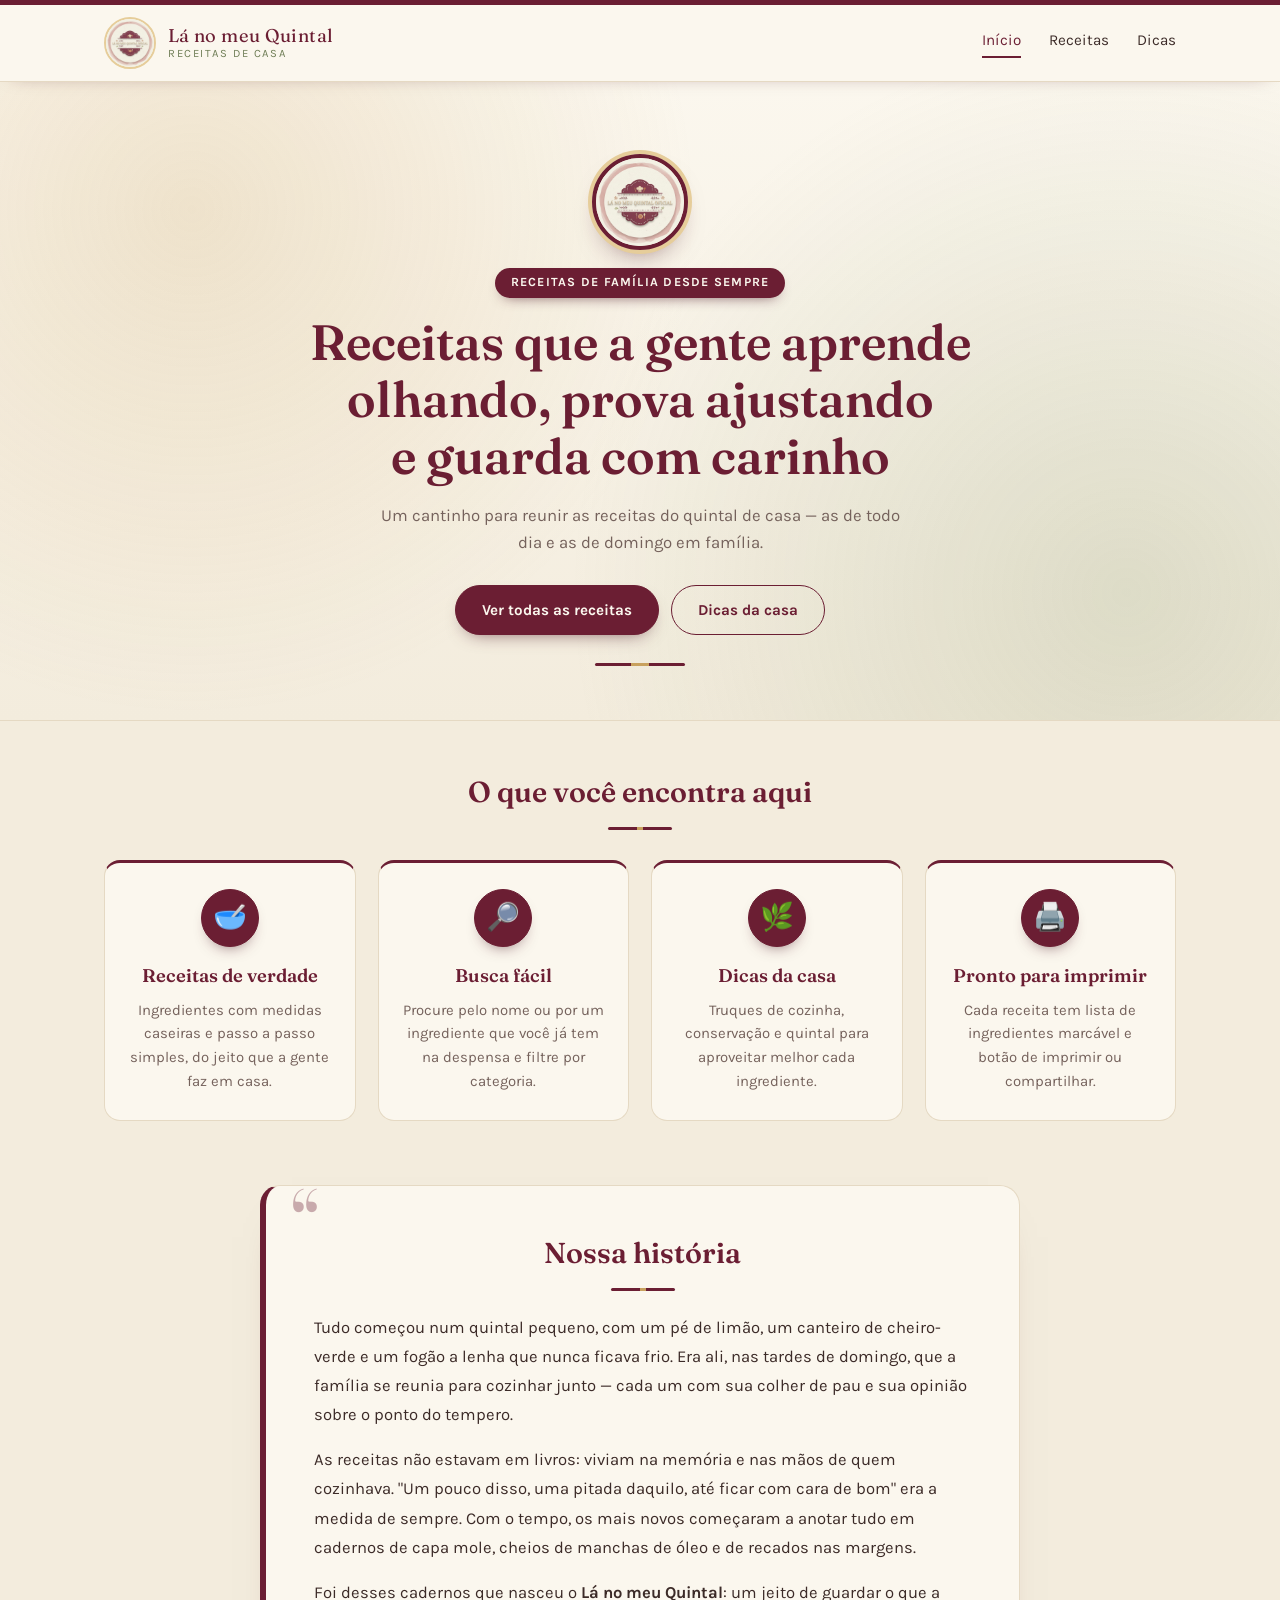
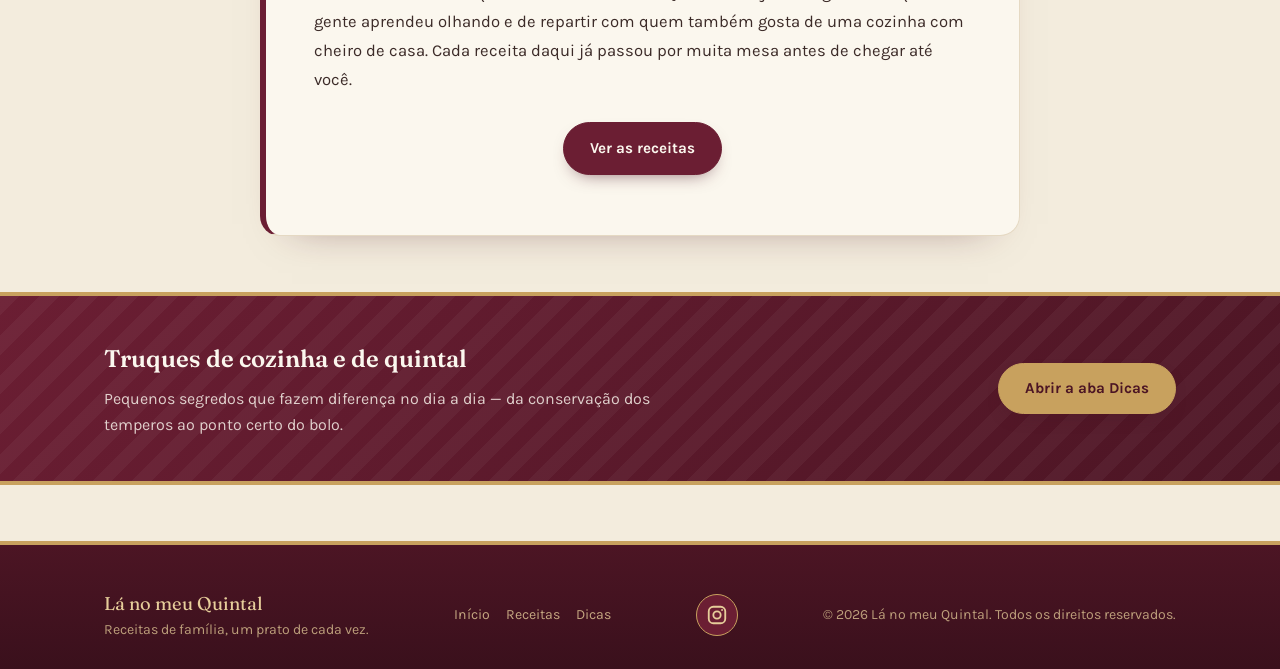
<file: index.html>
<!DOCTYPE html>
<html lang="pt-BR">
<head>
<meta charset="UTF-8" />
<meta name="viewport" content="width=device-width, initial-scale=1.0, viewport-fit=cover" />
<title>Lá no meu Quintal — receitas de casa</title>
<meta name="description" content="Receitas de família, feitas com o que tem no quintal e na cozinha de casa." />
<meta name="theme-color" content="#6b1e33" />
<meta property="og:type" content="website" />
<meta property="og:title" content="Lá no meu Quintal — receitas de casa" />
<meta property="og:description" content="Receitas de família, feitas com o que tem no quintal e na cozinha de casa." />
<meta property="og:image" content="assets/logo.jpeg" />
<link rel="icon" type="image/jpeg" href="assets/logo.jpeg" />
<link rel="preconnect" href="https://fonts.googleapis.com" />
<link rel="preconnect" href="https://fonts.gstatic.com" crossorigin />
<link href="https://fonts.googleapis.com/css2?family=Fraunces:wght@500;600;700&family=Karla:wght@400;500;700&display=swap" rel="stylesheet" />
<link rel="stylesheet" href="estilos.css" />
</head>
<body>

<a href="#historia" class="pular-conteudo">Pular para a nossa história</a>

<header class="cabecalho">
  <div class="container">
    <a href="index.html" class="marca">
      <img src="assets/logo.jpeg" alt="Logo Lá no meu Quintal" width="52" height="52" />
      <span class="marca-nome">Lá no meu Quintal<span>RECEITAS DE CASA</span></span>
    </a>
    <button class="menu-botao" id="botaoMenu" type="button" aria-label="Abrir menu" aria-expanded="false" aria-controls="navegacao">☰</button>
    <nav class="navegacao" id="navegacao" aria-label="Navegação principal">
      <a href="index.html" class="ativo" aria-current="page">Início</a>
      <a href="receitas.html">Receitas</a>
      <a href="dicas.html">Dicas</a>
    </nav>
  </div>
</header>

<main>
  <section class="hero">
    <div class="container">
      <img src="assets/logo.jpeg" alt="" width="96" height="96" class="hero-logo" />
      <span class="hero-selo">Receitas de família desde sempre</span>
      <h1>Receitas que a gente aprende olhando, prova ajustando e guarda com carinho</h1>
      <p>Um cantinho para reunir as receitas do quintal de casa — as de todo dia e as de domingo em família.</p>
      <div class="hero-acoes">
        <a href="receitas.html" class="botao-primario">Ver todas as receitas</a>
        <a href="dicas.html" class="botao-secundario">Dicas da casa</a>
      </div>
    </div>
  </section>

  <section class="secao-diferenciais" aria-labelledby="tituloDif">
    <div class="container">
      <h2 class="titulo-centro" id="tituloDif">O que você encontra aqui</h2>
      <div class="grade-diferenciais">
        <article class="diferencial">
          <span class="diferencial-icone" aria-hidden="true">🥣</span>
          <h3>Receitas de verdade</h3>
          <p>Ingredientes com medidas caseiras e passo a passo simples, do jeito que a gente faz em casa.</p>
        </article>
        <article class="diferencial">
          <span class="diferencial-icone" aria-hidden="true">🔎</span>
          <h3>Busca fácil</h3>
          <p>Procure pelo nome ou por um ingrediente que você já tem na despensa e filtre por categoria.</p>
        </article>
        <article class="diferencial">
          <span class="diferencial-icone" aria-hidden="true">🌿</span>
          <h3>Dicas da casa</h3>
          <p>Truques de cozinha, conservação e quintal para aproveitar melhor cada ingrediente.</p>
        </article>
        <article class="diferencial">
          <span class="diferencial-icone" aria-hidden="true">🖨️</span>
          <h3>Pronto para imprimir</h3>
          <p>Cada receita tem lista de ingredientes marcável e botão de imprimir ou compartilhar.</p>
        </article>
      </div>
    </div>
  </section>

  <section class="secao-historia" id="historia" aria-labelledby="tituloHistoria">
    <div class="container">
      <h2 id="tituloHistoria">Nossa história</h2>
      <p>Tudo começou num quintal pequeno, com um pé de limão, um canteiro de cheiro-verde e um fogão a lenha que nunca ficava frio. Era ali, nas tardes de domingo, que a família se reunia para cozinhar junto — cada um com sua colher de pau e sua opinião sobre o ponto do tempero.</p>
      <p>As receitas não estavam em livros: viviam na memória e nas mãos de quem cozinhava. "Um pouco disso, uma pitada daquilo, até ficar com cara de bom" era a medida de sempre. Com o tempo, os mais novos começaram a anotar tudo em cadernos de capa mole, cheios de manchas de óleo e de recados nas margens.</p>
      <p>Foi desses cadernos que nasceu o <strong>Lá no meu Quintal</strong>: um jeito de guardar o que a gente aprendeu olhando e de repartir com quem também gosta de uma cozinha com cheiro de casa. Cada receita daqui já passou por muita mesa antes de chegar até você.</p>
      <p class="historia-acoes">
        <a href="receitas.html" class="botao-primario">Ver as receitas</a>
      </p>
    </div>
  </section>

  <section class="faixa-dicas" aria-labelledby="tituloFaixaDicas">
    <div class="container">
      <div>
        <h2 id="tituloFaixaDicas">Truques de cozinha e de quintal</h2>
        <p>Pequenos segredos que fazem diferença no dia a dia — da conservação dos temperos ao ponto certo do bolo.</p>
      </div>
      <a href="dicas.html" class="botao-primario">Abrir a aba Dicas</a>
    </div>
  </section>
</main>

<footer class="rodape">
  <div class="container">
    <div>
      <div class="rodape-marca">Lá no meu Quintal</div>
      <p>Receitas de família, um prato de cada vez.</p>
    </div>
    <div class="rodape-links">
      <a href="index.html">Início</a>
      <a href="receitas.html">Receitas</a>
      <a href="dicas.html">Dicas</a>
    </div>
    <a href="https://www.instagram.com/lanomeuquintaloficial/" class="rodape-instagram" target="_blank" rel="noopener noreferrer" aria-label="Instagram (abre em nova aba)" title="Instagram">
      <svg xmlns="http://www.w3.org/2000/svg" width="22" height="22" viewBox="0 0 24 24" fill="none" stroke="currentColor" stroke-width="2" stroke-linecap="round" stroke-linejoin="round" aria-hidden="true" focusable="false"><rect x="3" y="3" width="18" height="18" rx="5"/><circle cx="12" cy="12" r="4"/><circle cx="17.5" cy="6.5" r="1" fill="currentColor" stroke="none"/></svg>
    </a>
    <p>&copy; <span id="ano">2026</span> Lá no meu Quintal. Todos os direitos reservados.</p>
  </div>
</footer>

<script src="script.js"></script>
</body>
</html>
</file>
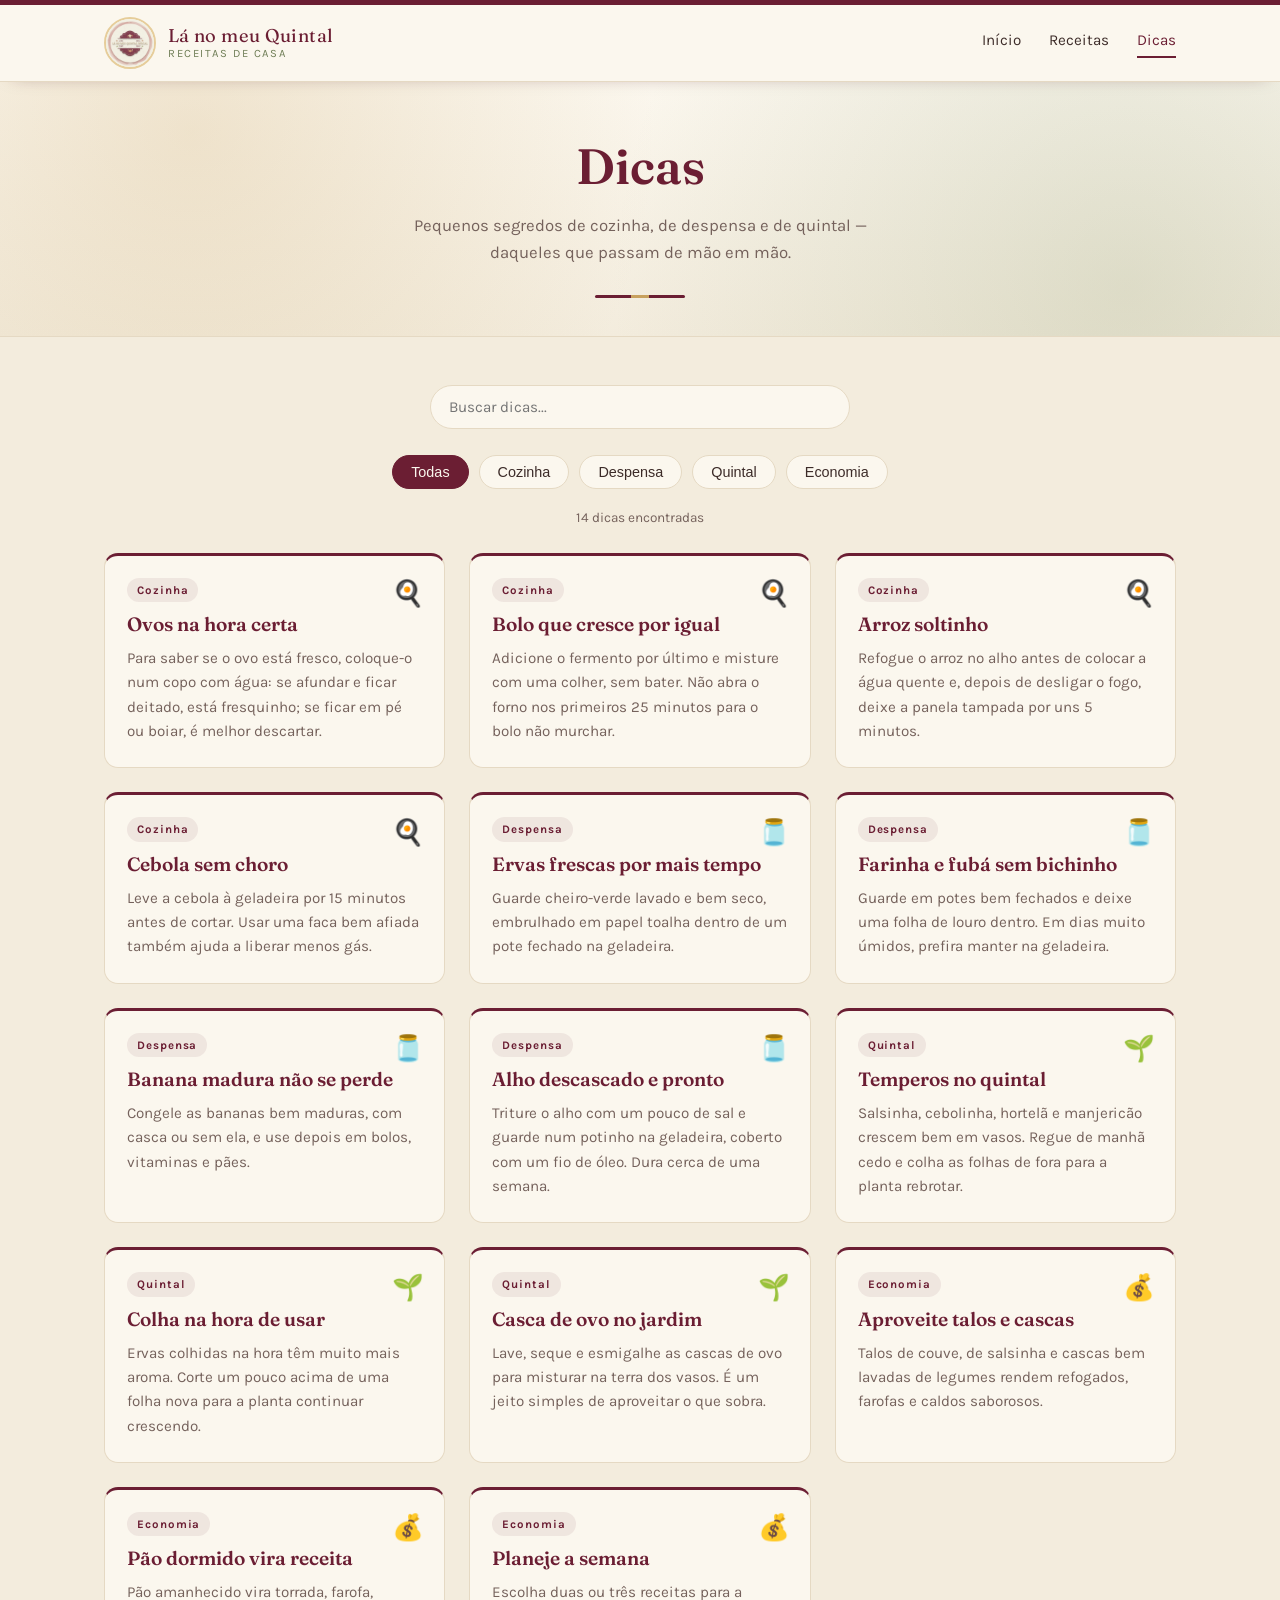
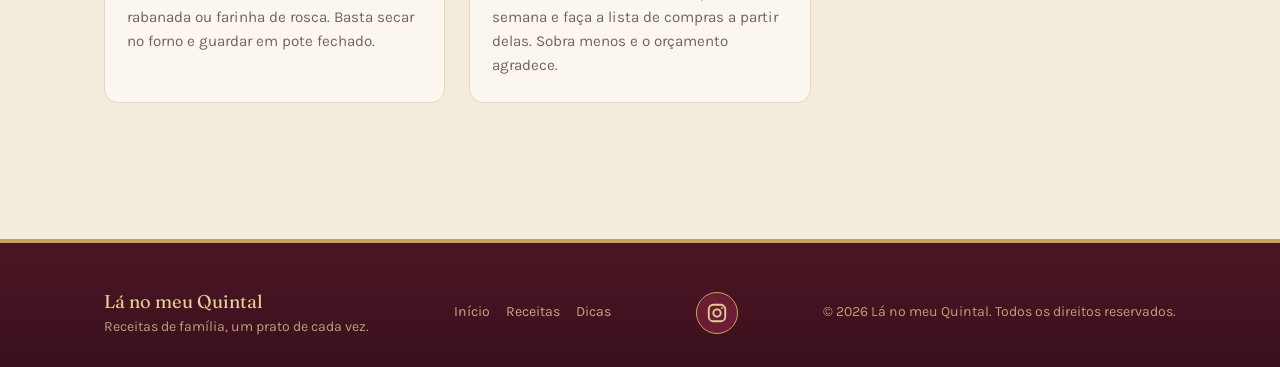
<file: dicas.html>
<!DOCTYPE html>
<html lang="pt-BR">
<head>
<meta charset="UTF-8" />
<meta name="viewport" content="width=device-width, initial-scale=1.0, viewport-fit=cover" />
<title>Dicas — Lá no meu Quintal</title>
<meta name="description" content="Dicas de cozinha, conservação e quintal para o dia a dia, direto do Lá no meu Quintal." />
<meta name="theme-color" content="#6b1e33" />
<meta property="og:type" content="website" />
<meta property="og:title" content="Dicas — Lá no meu Quintal" />
<meta property="og:description" content="Dicas de cozinha, conservação e quintal para o dia a dia, direto do Lá no meu Quintal." />
<meta property="og:image" content="assets/logo.jpeg" />
<link rel="icon" type="image/jpeg" href="assets/logo.jpeg" />
<link rel="preconnect" href="https://fonts.googleapis.com" />
<link rel="preconnect" href="https://fonts.gstatic.com" crossorigin />
<link href="https://fonts.googleapis.com/css2?family=Fraunces:wght@500;600;700&family=Karla:wght@400;500;700&display=swap" rel="stylesheet" />
<link rel="stylesheet" href="estilos.css" />
</head>
<body>

<a href="#listaDicas" class="pular-conteudo">Pular para as dicas</a>

<header class="cabecalho">
  <div class="container">
    <a href="index.html" class="marca">
      <img src="assets/logo.jpeg" alt="Logo Lá no meu Quintal" width="52" height="52" />
      <span class="marca-nome">Lá no meu Quintal<span>RECEITAS DE CASA</span></span>
    </a>
    <button class="menu-botao" id="botaoMenu" type="button" aria-label="Abrir menu" aria-expanded="false" aria-controls="navegacao">☰</button>
    <nav class="navegacao" id="navegacao" aria-label="Navegação principal">
      <a href="index.html">Início</a>
      <a href="receitas.html">Receitas</a>
      <a href="dicas.html" class="ativo" aria-current="page">Dicas</a>
    </nav>
  </div>
</header>

<main>
  <section class="hero hero-compacto">
    <div class="container">
      <h1>Dicas</h1>
      <p>Pequenos segredos de cozinha, de despensa e de quintal — daqueles que passam de mão em mão.</p>
    </div>
  </section>

  <section class="secao-receitas" id="listaDicas">
    <div class="container">
      <div class="busca" role="search">
        <label for="campoBusca" class="so-leitor">Buscar dicas</label>
        <input type="search" id="campoBusca" placeholder="Buscar dicas..." autocomplete="off" />
        <button type="button" class="busca-limpar" id="limparBusca" aria-label="Limpar busca" hidden>×</button>
      </div>
      <div class="filtros" id="filtros" role="group" aria-label="Filtrar por categoria"></div>
      <p class="contagem" id="contagem" role="status" aria-live="polite"></p>
      <div class="grade-dicas" id="gradeDicas"></div>
      <noscript><p class="sem-resultados">Ative o JavaScript no navegador para ver as dicas.</p></noscript>
    </div>
  </section>
</main>

<footer class="rodape">
  <div class="container">
    <div>
      <div class="rodape-marca">Lá no meu Quintal</div>
      <p>Receitas de família, um prato de cada vez.</p>
    </div>
    <div class="rodape-links">
      <a href="index.html">Início</a>
      <a href="receitas.html">Receitas</a>
      <a href="dicas.html">Dicas</a>
    </div>
    <a href="https://www.instagram.com/lanomeuquintaloficial/" class="rodape-instagram" target="_blank" rel="noopener noreferrer" aria-label="Instagram (abre em nova aba)" title="Instagram">
      <svg xmlns="http://www.w3.org/2000/svg" width="22" height="22" viewBox="0 0 24 24" fill="none" stroke="currentColor" stroke-width="2" stroke-linecap="round" stroke-linejoin="round" aria-hidden="true" focusable="false"><rect x="3" y="3" width="18" height="18" rx="5"/><circle cx="12" cy="12" r="4"/><circle cx="17.5" cy="6.5" r="1" fill="currentColor" stroke="none"/></svg>
    </a>
    <p>&copy; <span id="ano">2026</span> Lá no meu Quintal. Todos os direitos reservados.</p>
  </div>
</footer>

<script src="dicas.js"></script>
<script src="script.js"></script>
</body>
</html>
</file>
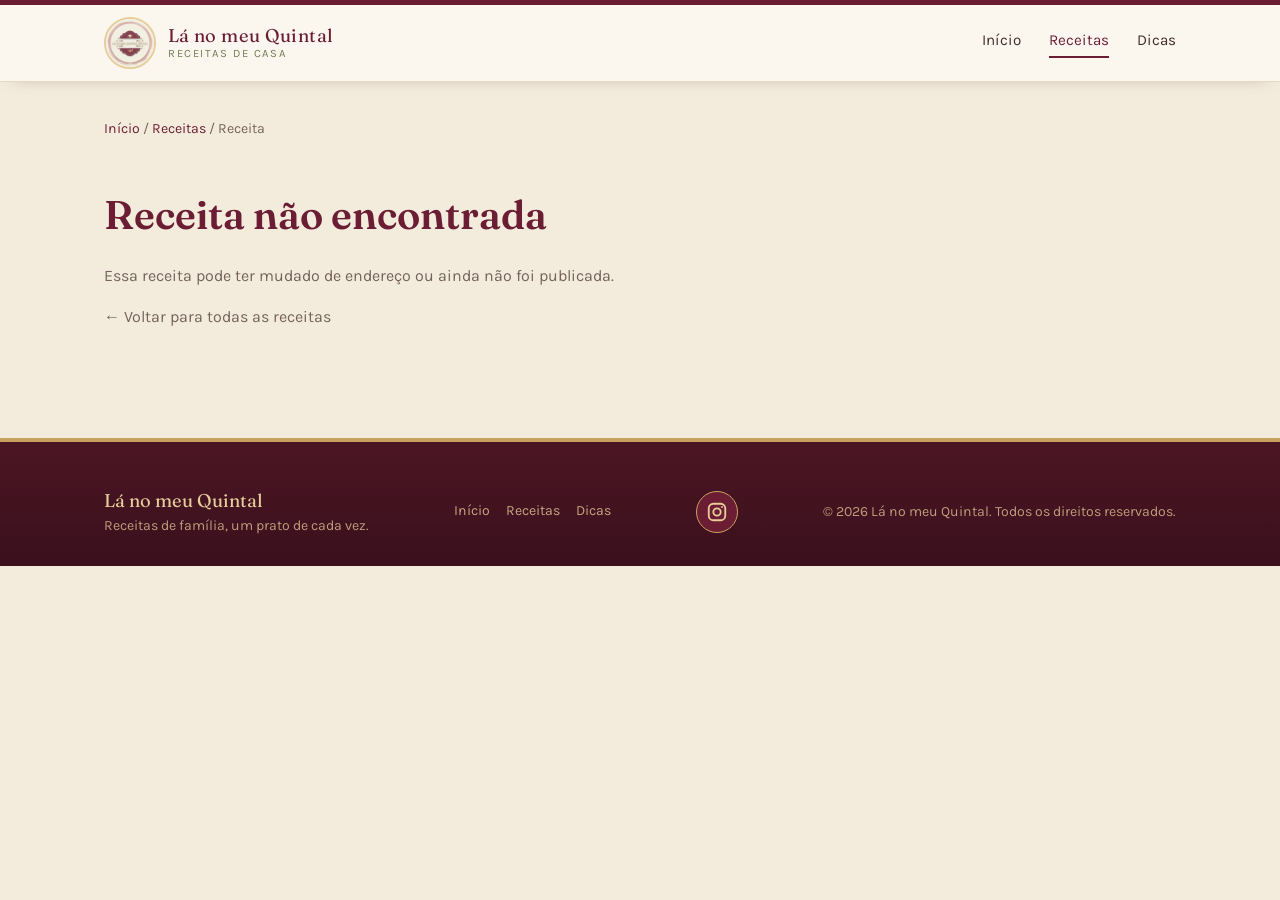
<file: receita.html>
<!DOCTYPE html>
<html lang="pt-BR">
<head>
<meta charset="UTF-8" />
<meta name="viewport" content="width=device-width, initial-scale=1.0, viewport-fit=cover" />
<title id="tituloAba">Receita — Lá no meu Quintal</title>
<meta name="description" id="metaDescricao" content="Receita de família do Lá no meu Quintal." />
<meta name="theme-color" content="#6b1e33" />
<link rel="icon" type="image/jpeg" href="assets/logo.jpeg" />
<link rel="preconnect" href="https://fonts.googleapis.com" />
<link rel="preconnect" href="https://fonts.gstatic.com" crossorigin />
<link href="https://fonts.googleapis.com/css2?family=Fraunces:wght@500;600;700&family=Karla:wght@400;500;700&display=swap" rel="stylesheet" />
<link rel="stylesheet" href="estilos.css" />
</head>
<body>

<a href="#receitaTopo" class="pular-conteudo">Pular para a receita</a>

<header class="cabecalho">
  <div class="container">
    <a href="index.html" class="marca">
      <img src="assets/logo.jpeg" alt="Logo Lá no meu Quintal" width="52" height="52" />
      <span class="marca-nome">Lá no meu Quintal<span>RECEITAS DE CASA</span></span>
    </a>
    <button class="menu-botao" id="botaoMenu" type="button" aria-label="Abrir menu" aria-expanded="false" aria-controls="navegacao">☰</button>
    <nav class="navegacao" id="navegacao" aria-label="Navegação principal">
      <a href="index.html">Início</a>
      <a href="receitas.html" class="ativo">Receitas</a>
      <a href="dicas.html">Dicas</a>
    </nav>
  </div>
</header>

<main>
  <div class="container">
    <p class="trilha"><a href="index.html">Início</a> / <a href="receitas.html">Receitas</a> / <span id="trilhaCategoria">Receita</span></p>
  </div>

  <section class="container receita-topo" id="receitaTopo" aria-live="polite">
    <p class="sem-resultados">Carregando receita...</p>
  </section>

  <section class="container receita-conteudo" id="receitaConteudo"></section>

  <nav class="container receita-navegacao" id="receitaNavegacao" aria-label="Outras receitas"></nav>

  <noscript><p class="sem-resultados">Ative o JavaScript no navegador para ver a receita.</p></noscript>
</main>

<footer class="rodape">
  <div class="container">
    <div>
      <div class="rodape-marca">Lá no meu Quintal</div>
      <p>Receitas de família, um prato de cada vez.</p>
    </div>
    <div class="rodape-links">
      <a href="index.html">Início</a>
      <a href="receitas.html">Receitas</a>
      <a href="dicas.html">Dicas</a>
    </div>
    <a href="https://www.instagram.com/lanomeuquintaloficial/" class="rodape-instagram" target="_blank" rel="noopener noreferrer" aria-label="Instagram (abre em nova aba)" title="Instagram">
      <svg xmlns="http://www.w3.org/2000/svg" width="22" height="22" viewBox="0 0 24 24" fill="none" stroke="currentColor" stroke-width="2" stroke-linecap="round" stroke-linejoin="round" aria-hidden="true" focusable="false"><rect x="3" y="3" width="18" height="18" rx="5"/><circle cx="12" cy="12" r="4"/><circle cx="17.5" cy="6.5" r="1" fill="currentColor" stroke="none"/></svg>
    </a>
    <p>&copy; <span id="ano">2026</span> Lá no meu Quintal. Todos os direitos reservados.</p>
  </div>
</footer>

<script src="receitas.js"></script>
<script src="script.js"></script>
</body>
</html>
</file>
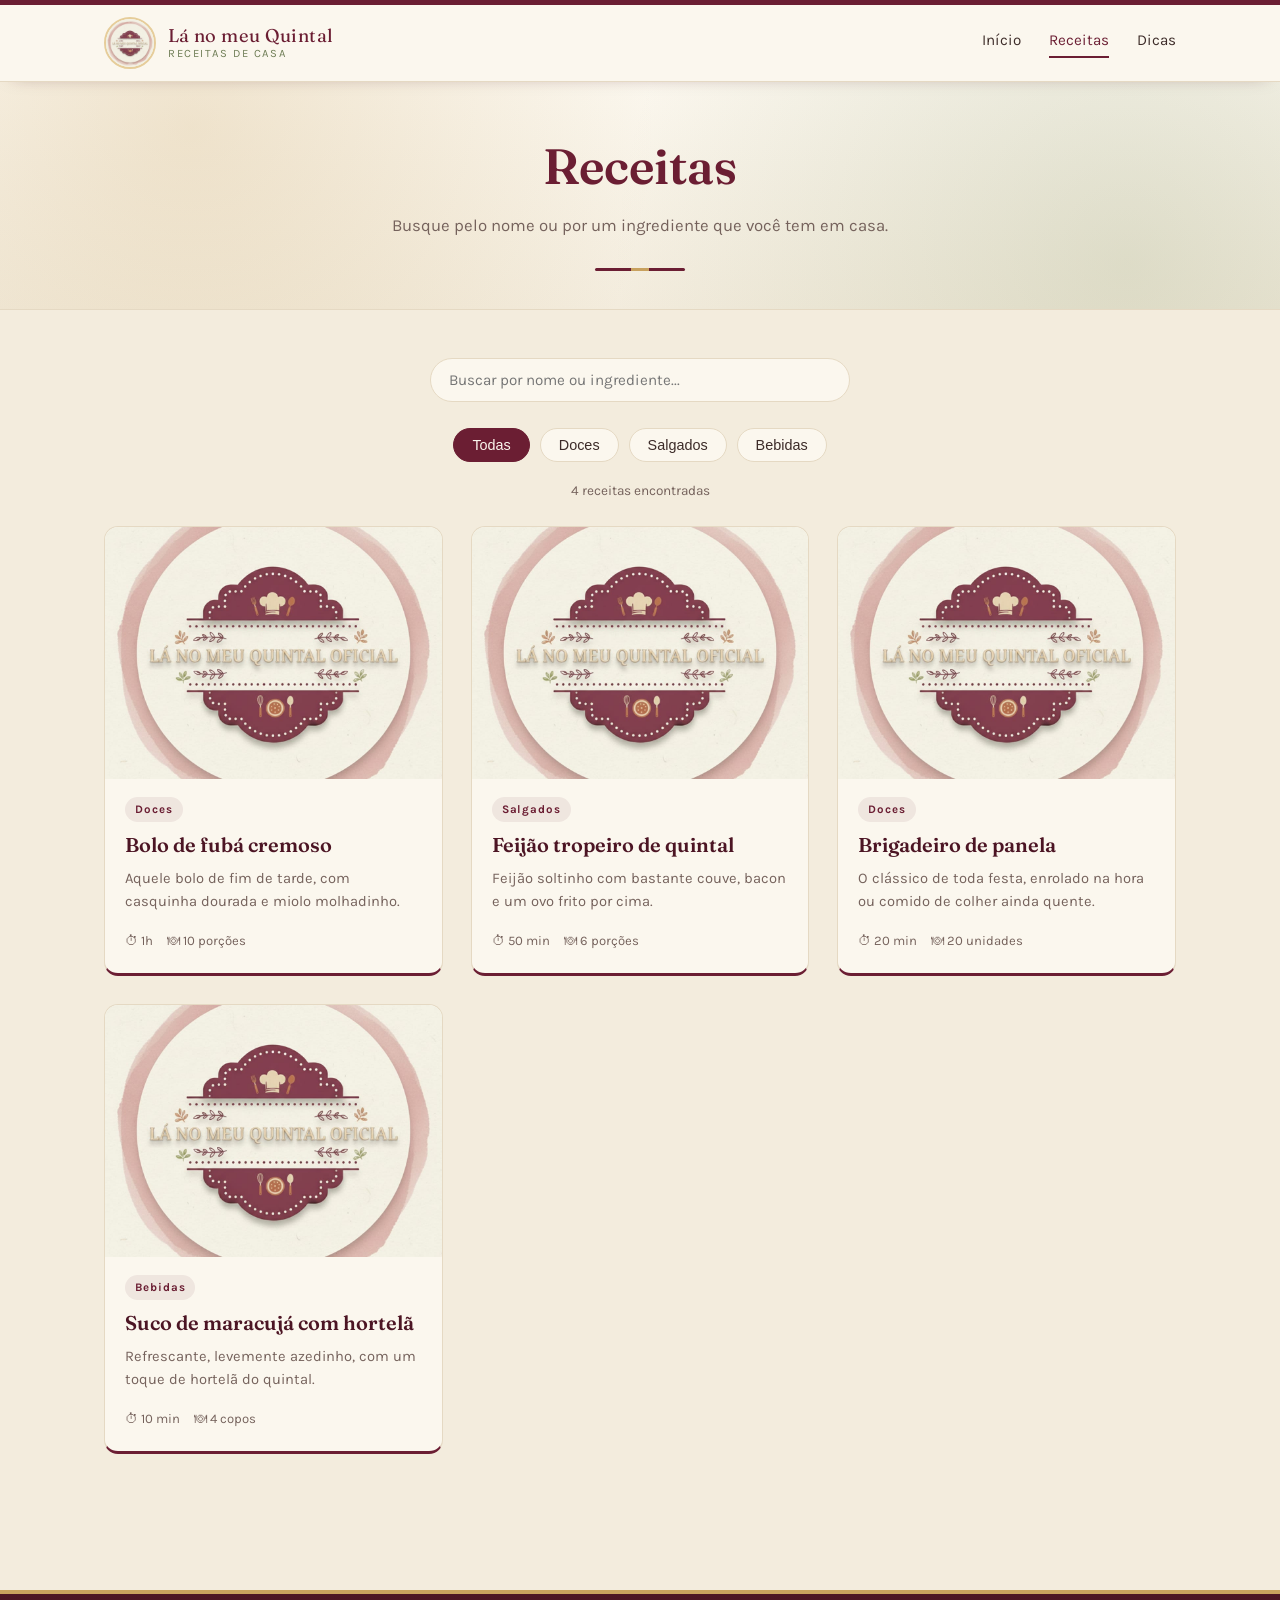
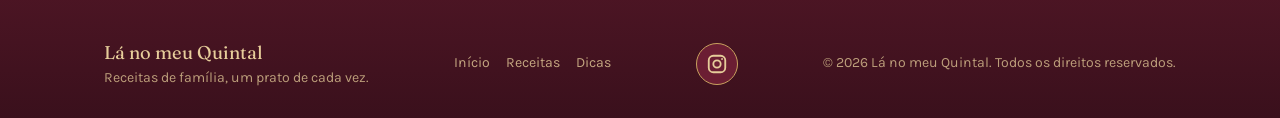
<file: receitas.html>
<!DOCTYPE html>
<html lang="pt-BR">
<head>
<meta charset="UTF-8" />
<meta name="viewport" content="width=device-width, initial-scale=1.0, viewport-fit=cover" />
<title>Receitas — Lá no meu Quintal</title>
<meta name="description" content="Todas as receitas do Lá no meu Quintal: busque por nome ou ingrediente e filtre por categoria." />
<meta name="theme-color" content="#6b1e33" />
<meta property="og:type" content="website" />
<meta property="og:title" content="Receitas — Lá no meu Quintal" />
<meta property="og:description" content="Todas as receitas do Lá no meu Quintal: busque por nome ou ingrediente e filtre por categoria." />
<meta property="og:image" content="assets/logo.jpeg" />
<link rel="icon" type="image/jpeg" href="assets/logo.jpeg" />
<link rel="preconnect" href="https://fonts.googleapis.com" />
<link rel="preconnect" href="https://fonts.gstatic.com" crossorigin />
<link href="https://fonts.googleapis.com/css2?family=Fraunces:wght@500;600;700&family=Karla:wght@400;500;700&display=swap" rel="stylesheet" />
<link rel="stylesheet" href="estilos.css" />
</head>
<body>

<a href="#receitas" class="pular-conteudo">Pular para as receitas</a>

<header class="cabecalho">
  <div class="container">
    <a href="index.html" class="marca">
      <img src="assets/logo.jpeg" alt="Logo Lá no meu Quintal" width="52" height="52" />
      <span class="marca-nome">Lá no meu Quintal<span>RECEITAS DE CASA</span></span>
    </a>
    <button class="menu-botao" id="botaoMenu" type="button" aria-label="Abrir menu" aria-expanded="false" aria-controls="navegacao">☰</button>
    <nav class="navegacao" id="navegacao" aria-label="Navegação principal">
      <a href="index.html">Início</a>
      <a href="receitas.html" class="ativo" aria-current="page">Receitas</a>
      <a href="dicas.html">Dicas</a>
    </nav>
  </div>
</header>

<main>
  <section class="hero hero-compacto">
    <div class="container">
      <h1>Receitas</h1>
      <p>Busque pelo nome ou por um ingrediente que você tem em casa.</p>
    </div>
  </section>

  <section class="secao-receitas" id="receitas">
    <div class="container">
      <div class="busca" role="search">
        <label for="campoBusca" class="so-leitor">Buscar receitas</label>
        <input type="search" id="campoBusca" placeholder="Buscar por nome ou ingrediente..." autocomplete="off" />
        <button type="button" class="busca-limpar" id="limparBusca" aria-label="Limpar busca" hidden>×</button>
      </div>
      <div class="filtros" id="filtros" role="group" aria-label="Filtrar por categoria"></div>
      <p class="contagem" id="contagem" role="status" aria-live="polite"></p>
      <div class="grade-receitas" id="grade"></div>
      <noscript><p class="sem-resultados">Ative o JavaScript no navegador para ver as receitas.</p></noscript>
    </div>
  </section>
</main>

<footer class="rodape">
  <div class="container">
    <div>
      <div class="rodape-marca">Lá no meu Quintal</div>
      <p>Receitas de família, um prato de cada vez.</p>
    </div>
    <div class="rodape-links">
      <a href="index.html">Início</a>
      <a href="receitas.html">Receitas</a>
      <a href="dicas.html">Dicas</a>
    </div>
    <a href="https://www.instagram.com/lanomeuquintaloficial/" class="rodape-instagram" target="_blank" rel="noopener noreferrer" aria-label="Instagram (abre em nova aba)" title="Instagram">
      <svg xmlns="http://www.w3.org/2000/svg" width="22" height="22" viewBox="0 0 24 24" fill="none" stroke="currentColor" stroke-width="2" stroke-linecap="round" stroke-linejoin="round" aria-hidden="true" focusable="false"><rect x="3" y="3" width="18" height="18" rx="5"/><circle cx="12" cy="12" r="4"/><circle cx="17.5" cy="6.5" r="1" fill="currentColor" stroke="none"/></svg>
    </a>
    <p>&copy; <span id="ano">2026</span> Lá no meu Quintal. Todos os direitos reservados.</p>
  </div>
</footer>

<script src="receitas.js"></script>
<script src="script.js"></script>
</body>
</html>
</file>
<file: estilos.css>
/* =========================================================
   LÁ NO MEU QUINTAL — identidade visual
   Vinho profundo, dourado, verde-salvia e bege claro,
   inspirados na logo da marca.
   ========================================================= */

:root {
  --vinho: #6b1e33;
  --vinho-escuro: #4c1524;
  --vinho-suave: rgba(107, 30, 51, 0.08);
  --dourado: #c8a15e;
  --dourado-claro: #e6cd9a;
  --salvia: #8a9a6e;
  --salvia-escuro: #6e7d55;
  --bege: #f3ecdd;
  --bege-cartao: #fbf7ee;
  --texto: #3c2b28;
  --texto-suave: #75625c;
  --borda: #e5d9c3;

  --fonte-titulo: "Fraunces", "Georgia", serif;
  --fonte-corpo: "Karla", "Segoe UI", sans-serif;
}

* {
  box-sizing: border-box;
}

html {
  scroll-behavior: smooth;
}

body {
  margin: 0;
  background: var(--bege);
  color: var(--texto);
  font-family: var(--fonte-corpo);
  line-height: 1.6;
  -webkit-font-smoothing: antialiased;
}

img {
  max-width: 100%;
  display: block;
}

a {
  color: inherit;
  text-decoration: none;
}

h1, h2, h3, h4 {
  font-family: var(--fonte-titulo);
  margin: 0;
  color: var(--vinho-escuro);
  font-weight: 600;
}

.container {
  max-width: 1120px;
  margin: 0 auto;
  padding: 0 24px;
}

/* ---------- Cabeçalho ---------- */

.cabecalho {
  background: var(--bege-cartao);
  border-bottom: 1px solid var(--borda);
  position: sticky;
  top: 0;
  z-index: 20;
}

.cabecalho .container {
  display: flex;
  align-items: center;
  justify-content: space-between;
  gap: 24px;
  padding-top: 12px;
  padding-bottom: 12px;
}

.marca {
  display: flex;
  align-items: center;
  gap: 12px;
}

.marca img {
  width: 52px;
  height: 52px;
  border-radius: 50%;
  object-fit: cover;
  border: 2px solid var(--dourado-claro);
}

.marca-nome {
  font-family: var(--fonte-titulo);
  font-size: 1.15rem;
  letter-spacing: 0.02em;
  color: var(--vinho);
  line-height: 1.1;
}

.marca-nome span {
  display: block;
  font-family: var(--fonte-corpo);
  font-size: 0.7rem;
  color: var(--salvia-escuro);
  letter-spacing: 0.14em;
  margin-top: 2px;
}

.navegacao {
  display: flex;
  gap: 28px;
}

.navegacao a {
  font-size: 0.95rem;
  color: var(--texto);
  border-bottom: 2px solid transparent;
  padding-bottom: 4px;
  transition: border-color 0.2s ease, color 0.2s ease;
}

.navegacao a:hover,
.navegacao a.ativo {
  color: var(--vinho);
  border-color: var(--dourado);
}

.menu-botao {
  display: none;
  background: none;
  border: none;
  font-size: 1.6rem;
  color: var(--vinho);
  cursor: pointer;
}

/* ---------- Hero ---------- */

.hero {
  padding: 72px 0 56px;
  text-align: center;
  position: relative;
}

.hero::after {
  content: "";
  display: block;
  width: 64px;
  height: 3px;
  background: var(--dourado);
  margin: 28px auto 0;
  border-radius: 2px;
}

.hero h1 {
  font-size: clamp(2.1rem, 4vw, 3.1rem);
  max-width: 720px;
  margin: 0 auto;
  line-height: 1.15;
}

.hero p {
  max-width: 520px;
  margin: 18px auto 0;
  color: var(--texto-suave);
  font-size: 1.05rem;
}

/* ---------- Filtros ---------- */

.filtros {
  display: flex;
  flex-wrap: wrap;
  gap: 10px;
  justify-content: center;
  padding-bottom: 40px;
}

.filtro-chip {
  border: 1px solid var(--borda);
  background: var(--bege-cartao);
  color: var(--texto);
  padding: 8px 18px;
  border-radius: 999px;
  font-size: 0.9rem;
  cursor: pointer;
  transition: all 0.2s ease;
}

.filtro-chip:hover {
  border-color: var(--salvia);
}

.filtro-chip.ativo {
  background: var(--vinho);
  border-color: var(--vinho);
  color: var(--bege-cartao);
}

.busca {
  max-width: 420px;
  margin: 0 auto 8px;
  position: relative;
}

.busca input {
  width: 100%;
  padding: 12px 18px;
  border-radius: 999px;
  border: 1px solid var(--borda);
  background: var(--bege-cartao);
  font-family: var(--fonte-corpo);
  font-size: 0.95rem;
  color: var(--texto);
}

.busca input:focus {
  outline: 2px solid var(--dourado);
  outline-offset: 1px;
}

/* ---------- Grade de receitas ---------- */

.secao-receitas {
  padding-bottom: 80px;
}

.grade-receitas {
  display: grid;
  grid-template-columns: repeat(auto-fill, minmax(260px, 1fr));
  gap: 28px;
}

.cartao-receita {
  background: var(--bege-cartao);
  border: 1px solid var(--borda);
  border-radius: 14px;
  overflow: hidden;
  display: flex;
  flex-direction: column;
  transition: transform 0.2s ease, box-shadow 0.2s ease;
}

.cartao-receita:hover {
  transform: translateY(-4px);
  box-shadow: 0 14px 28px -18px rgba(76, 21, 36, 0.45);
}

.cartao-receita .cartao-imagem {
  aspect-ratio: 4 / 3;
  overflow: hidden;
  background: var(--vinho-suave);
}

.cartao-receita .cartao-imagem img {
  width: 100%;
  height: 100%;
  object-fit: cover;
}

.cartao-corpo {
  padding: 18px 20px 22px;
  display: flex;
  flex-direction: column;
  gap: 10px;
  flex: 1;
}

.cartao-categoria {
  align-self: flex-start;
  font-size: 0.72rem;
  letter-spacing: 0.08em;
  color: var(--salvia-escuro);
  background: rgba(138, 154, 110, 0.14);
  padding: 3px 10px;
  border-radius: 999px;
}

.cartao-corpo h3 {
  font-size: 1.25rem;
  line-height: 1.25;
}

.cartao-corpo p {
  margin: 0;
  color: var(--texto-suave);
  font-size: 0.92rem;
}

.cartao-meta {
  margin-top: auto;
  display: flex;
  gap: 14px;
  font-size: 0.82rem;
  color: var(--texto-suave);
  padding-top: 6px;
}

.sem-resultados {
  text-align: center;
  padding: 40px 0;
  color: var(--texto-suave);
  font-size: 1rem;
}

/* ---------- Página de receita ---------- */

.trilha {
  padding: 22px 0 0;
  font-size: 0.88rem;
  color: var(--texto-suave);
}

.trilha a {
  color: var(--salvia-escuro);
}

.receita-topo {
  padding: 28px 0 36px;
  display: grid;
  grid-template-columns: 1.1fr 1fr;
  gap: 40px;
  align-items: center;
}

.receita-imagem {
  border-radius: 16px;
  overflow: hidden;
  aspect-ratio: 4 / 3;
  border: 1px solid var(--borda);
}

.receita-imagem img {
  width: 100%;
  height: 100%;
  object-fit: cover;
}

.receita-categoria {
  display: inline-block;
  font-size: 0.75rem;
  letter-spacing: 0.08em;
  color: var(--salvia-escuro);
  background: rgba(138, 154, 110, 0.14);
  padding: 4px 12px;
  border-radius: 999px;
  margin-bottom: 14px;
}

.receita-info h1 {
  font-size: clamp(1.8rem, 3.2vw, 2.5rem);
  margin-bottom: 12px;
}

.receita-info > p {
  color: var(--texto-suave);
}

.receita-meta {
  display: flex;
  gap: 26px;
  margin-top: 22px;
  padding-top: 22px;
  border-top: 1px solid var(--borda);
}

.receita-meta div strong {
  display: block;
  font-family: var(--fonte-titulo);
  color: var(--vinho);
  font-size: 1.05rem;
}

.receita-meta div span {
  font-size: 0.8rem;
  color: var(--texto-suave);
}

.receita-conteudo {
  display: grid;
  grid-template-columns: 0.85fr 1.15fr;
  gap: 48px;
  padding-bottom: 70px;
}

.bloco-titulo {
  font-size: 1.3rem;
  margin-bottom: 18px;
  position: relative;
  padding-bottom: 10px;
}

.bloco-titulo::after {
  content: "";
  position: absolute;
  left: 0;
  bottom: 0;
  width: 40px;
  height: 3px;
  background: var(--dourado);
  border-radius: 2px;
}

.lista-ingredientes {
  list-style: none;
  margin: 0;
  padding: 0;
  display: flex;
  flex-direction: column;
  gap: 12px;
}

.lista-ingredientes li {
  display: flex;
  gap: 12px;
  align-items: flex-start;
  font-size: 0.96rem;
  padding-bottom: 12px;
  border-bottom: 1px dashed var(--borda);
}

.lista-ingredientes li::before {
  content: "";
  width: 8px;
  height: 8px;
  margin-top: 7px;
  flex-shrink: 0;
  border-radius: 50%;
  background: var(--salvia);
}

.lista-modo {
  list-style: none;
  margin: 0;
  padding: 0;
  counter-reset: passo;
  display: flex;
  flex-direction: column;
  gap: 20px;
}

.lista-modo li {
  counter-increment: passo;
  display: flex;
  gap: 16px;
  align-items: flex-start;
}

.lista-modo li::before {
  content: counter(passo);
  font-family: var(--fonte-titulo);
  flex-shrink: 0;
  width: 34px;
  height: 34px;
  border-radius: 50%;
  background: var(--vinho);
  color: var(--bege-cartao);
  display: flex;
  align-items: center;
  justify-content: center;
  font-size: 0.95rem;
}

.dica {
  margin-top: 30px;
  background: var(--vinho-suave);
  border-left: 3px solid var(--dourado);
  padding: 16px 20px;
  border-radius: 0 10px 10px 0;
  font-size: 0.94rem;
  color: var(--vinho-escuro);
}

.dica strong {
  color: var(--vinho);
}

/* ---------- Rodapé ---------- */

.rodape {
  background: var(--vinho-escuro);
  color: var(--dourado-claro);
  padding: 44px 0 28px;
  margin-top: 40px;
}

.rodape .container {
  display: flex;
  justify-content: space-between;
  align-items: center;
  flex-wrap: wrap;
  gap: 18px;
}

.rodape p {
  margin: 0;
  color: rgba(230, 205, 154, 0.75);
  font-size: 0.88rem;
}

.rodape-links {
  display: flex;
  gap: 16px;
  align-items: center;
}

.rodape-links a {
  color: rgba(230, 205, 154, 0.6);
  font-size: 0.8rem;
  border-bottom: 1px solid transparent;
}

.rodape-links a:hover {
  color: var(--dourado-claro);
  border-color: var(--dourado-claro);
}

.rodape-marca {
  font-family: var(--fonte-titulo);
  font-size: 1.15rem;
  color: var(--bege-cartao);
}

/* ---------- Responsivo ---------- */

@media (max-width: 860px) {
  .receita-topo,
  .receita-conteudo {
    grid-template-columns: 1fr;
  }

  .receita-topo {
    gap: 24px;
  }
}

@media (max-width: 680px) {
  .navegacao {
    position: fixed;
    top: 77px;
    left: 0;
    right: 0;
    background: var(--bege-cartao);
    border-bottom: 1px solid var(--borda);
    flex-direction: column;
    padding: 16px 24px 20px;
    gap: 14px;
    display: none;
  }

  .navegacao.aberto {
    display: flex;
  }

  .menu-botao {
    display: block;
  }

  .rodape .container {
    flex-direction: column;
    text-align: center;
  }
}


/* =========================================================
   Robustez, acessibilidade e extras
   ========================================================= */

.so-leitor {
  position: absolute;
  width: 1px;
  height: 1px;
  margin: -1px;
  padding: 0;
  overflow: hidden;
  clip: rect(0 0 0 0);
  white-space: nowrap;
  border: 0;
}

.pular-conteudo {
  position: absolute;
  left: 12px;
  top: -60px;
  z-index: 50;
  background: var(--vinho);
  color: var(--bege-cartao);
  padding: 10px 16px;
  border-radius: 8px;
  transition: top 0.15s ease;
}

.pular-conteudo:focus {
  top: 12px;
}

a:focus-visible,
button:focus-visible,
input:focus-visible {
  outline: 2px solid var(--dourado);
  outline-offset: 3px;
}

#receitas,
#sobre {
  scroll-margin-top: 90px;
}

.busca input {
  padding-right: 44px;
}

.busca-limpar {
  position: absolute;
  right: 8px;
  top: 50%;
  transform: translateY(-50%);
  width: 30px;
  height: 30px;
  border: none;
  border-radius: 50%;
  background: transparent;
  color: var(--texto-suave);
  font-size: 1.3rem;
  line-height: 1;
  cursor: pointer;
}

.busca-limpar:hover {
  background: var(--vinho-suave);
  color: var(--vinho);
}

.busca-limpar[hidden] {
  display: none;
}

.busca input[type="search"]::-webkit-search-cancel-button {
  display: none;
}

.filtros {
  padding-top: 18px;
  padding-bottom: 18px;
}

.contagem {
  text-align: center;
  margin: 0 0 24px;
  min-height: 1.4em;
  font-size: 0.85rem;
  color: var(--texto-suave);
}

.cartao-receita:focus-visible {
  transform: translateY(-4px);
}

.receita-acoes {
  display: flex;
  flex-wrap: wrap;
  align-items: center;
  gap: 10px;
  margin-top: 22px;
}

.botao-acao {
  border: 1px solid var(--borda);
  background: var(--bege-cartao);
  color: var(--vinho);
  font-family: var(--fonte-corpo);
  font-size: 0.88rem;
  padding: 8px 18px;
  border-radius: 999px;
  cursor: pointer;
  transition: border-color 0.2s ease, background 0.2s ease;
}

.botao-acao:hover {
  border-color: var(--salvia);
  background: #fff;
}

.aviso-acao {
  font-size: 0.82rem;
  color: var(--salvia-escuro);
}

/* Ingredientes marcáveis */
.lista-ingredientes li {
  padding-bottom: 0;
  border-bottom: none;
}

.lista-ingredientes li::before {
  content: none;
}

.lista-ingredientes label {
  display: flex;
  gap: 12px;
  align-items: flex-start;
  width: 100%;
  padding-bottom: 12px;
  border-bottom: 1px dashed var(--borda);
  cursor: pointer;
}

.lista-ingredientes input {
  appearance: none;
  -webkit-appearance: none;
  flex-shrink: 0;
  width: 18px;
  height: 18px;
  margin: 3px 0 0;
  border: 2px solid var(--salvia);
  border-radius: 50%;
  background: transparent;
  cursor: pointer;
  display: grid;
  place-content: center;
}

.lista-ingredientes input::after {
  content: "";
  width: 8px;
  height: 8px;
  border-radius: 50%;
  background: var(--salvia);
  transform: scale(0);
  transition: transform 0.15s ease;
}

.lista-ingredientes input:checked::after {
  transform: scale(1);
}

.lista-ingredientes input:checked + span {
  color: var(--texto-suave);
  text-decoration: line-through;
}

.nota-lista {
  margin: 16px 0 0;
  font-size: 0.82rem;
  color: var(--texto-suave);
}

.receita-navegacao {
  display: flex;
  justify-content: space-between;
  gap: 16px;
  padding-bottom: 60px;
}

.receita-vizinha {
  display: flex;
  flex-direction: column;
  gap: 2px;
  max-width: 48%;
  padding: 14px 20px;
  background: var(--bege-cartao);
  border: 1px solid var(--borda);
  border-radius: 12px;
  transition: border-color 0.2s ease;
}

.receita-vizinha:hover {
  border-color: var(--salvia);
}

.receita-vizinha small {
  color: var(--salvia-escuro);
  font-size: 0.78rem;
}

.receita-vizinha span {
  font-family: var(--fonte-titulo);
  color: var(--vinho-escuro);
}

.receita-vizinha.proxima {
  margin-left: auto;
  text-align: right;
}

.cartao-corpo h3,
.receita-info h1 {
  overflow-wrap: anywhere;
}

/* Menu mobile ancorado ao cabeçalho (não depende da altura fixa) */
@media (max-width: 680px) {
  .navegacao {
    position: absolute;
    top: 100%;
  }

  .receita-vizinha {
    max-width: 100%;
  }

  .receita-navegacao {
    flex-direction: column;
  }

  .receita-meta {
    flex-wrap: wrap;
    gap: 18px 26px;
  }
}

@media (prefers-reduced-motion: reduce) {
  html {
    scroll-behavior: auto;
  }

  *,
  *::before,
  *::after {
    transition: none !important;
    animation: none !important;
  }
}

/* Impressão: só a receita, sem cabeçalho, botões e rodapé */
@media print {
  .cabecalho,
  .rodape,
  .trilha,
  .receita-acoes,
  .receita-navegacao,
  .pular-conteudo,
  .nota-lista {
    display: none !important;
  }

  body {
    background: #fff;
  }

  .receita-topo,
  .receita-conteudo {
    grid-template-columns: 1fr 1fr;
    gap: 24px;
  }

  .receita-imagem {
    max-height: 220px;
  }

  .lista-modo li,
  .lista-ingredientes li {
    break-inside: avoid;
  }
}


/* =========================================================
   Páginas separadas: Início, Receitas, Dicas e Sobre
   ========================================================= */

.hero-compacto {
  padding: 56px 0 40px;
}

.hero-acoes {
  display: flex;
  flex-wrap: wrap;
  justify-content: center;
  gap: 12px;
  margin-top: 28px;
}

.botao-primario,
.botao-secundario {
  display: inline-block;
  font-family: var(--fonte-corpo);
  font-weight: 700;
  font-size: 0.95rem;
  padding: 12px 26px;
  border-radius: 999px;
  border: 1px solid var(--vinho);
  transition: background 0.2s ease, color 0.2s ease, transform 0.2s ease;
}

.botao-primario {
  background: var(--vinho);
  color: var(--bege-cartao);
}

.botao-primario:hover {
  background: var(--vinho-escuro);
  transform: translateY(-2px);
}

.botao-secundario {
  background: transparent;
  color: var(--vinho);
}

.botao-secundario:hover {
  background: var(--vinho-suave);
  transform: translateY(-2px);
}

/* Destaques na página inicial */
.secao-destaques {
  padding-bottom: 56px;
}

.secao-cabecalho {
  display: flex;
  justify-content: space-between;
  align-items: baseline;
  gap: 16px;
  margin-bottom: 24px;
}

.secao-cabecalho h2 {
  font-size: 1.7rem;
}

.ver-todas {
  color: var(--vinho);
  font-weight: 700;
  font-size: 0.92rem;
  border-bottom: 1px solid transparent;
}

.ver-todas:hover {
  border-color: var(--dourado);
}

.faixa-dicas {
  background: var(--bege-cartao);
  border-top: 1px solid var(--borda);
  border-bottom: 1px solid var(--borda);
  padding: 44px 0;
}

.faixa-dicas .container {
  display: flex;
  align-items: center;
  justify-content: space-between;
  flex-wrap: wrap;
  gap: 20px;
}

.faixa-dicas h2 {
  font-size: 1.5rem;
}

.faixa-dicas p {
  margin: 8px 0 0;
  max-width: 560px;
  color: var(--texto-suave);
}

/* Aba Dicas */
.grade-dicas {
  display: grid;
  grid-template-columns: repeat(auto-fill, minmax(280px, 1fr));
  gap: 24px;
}

.cartao-dica {
  background: var(--bege-cartao);
  border: 1px solid var(--borda);
  border-top: 3px solid var(--dourado);
  border-radius: 14px;
  padding: 22px 22px 24px;
  display: flex;
  flex-direction: column;
  gap: 10px;
}

.cartao-dica h3 {
  font-size: 1.2rem;
  line-height: 1.25;
}

.cartao-dica p {
  margin: 0;
  color: var(--texto-suave);
  font-size: 0.95rem;
}

/* Sobre */
.pagina-texto {
  display: flex;
  gap: 40px;
  align-items: flex-start;
  padding-bottom: 60px;
  max-width: 860px;
}

.pagina-texto p {
  margin: 0 0 16px;
  font-size: 1.02rem;
}

.pagina-texto a:not(.botao-primario) {
  color: var(--vinho);
  border-bottom: 1px solid var(--dourado);
}

.sobre-logo {
  width: 160px;
  height: 160px;
  flex-shrink: 0;
  border-radius: 50%;
  object-fit: cover;
  border: 3px solid var(--dourado-claro);
}

.trilha a {
  color: var(--vinho);
}

.trilha a:hover {
  text-decoration: underline;
}

.rodape-links a {
  color: rgba(230, 205, 154, 0.8);
  font-size: 0.88rem;
}

@media (max-width: 680px) {
  .pagina-texto {
    flex-direction: column;
    align-items: center;
    text-align: center;
  }

  .faixa-dicas .container {
    flex-direction: column;
    text-align: center;
  }

  .secao-cabecalho {
    flex-direction: column;
    align-items: flex-start;
    gap: 6px;
  }

  .rodape-links {
    flex-wrap: wrap;
    justify-content: center;
  }
}

/* Instagram no rodapé */
.rodape-instagram {
  display: inline-flex;
  align-items: center;
  justify-content: center;
  width: 42px;
  height: 42px;
  border-radius: 50%;
  border: 1px solid rgba(230, 205, 154, 0.45);
  color: var(--dourado-claro);
  transition: background 0.2s ease, color 0.2s ease, transform 0.2s ease;
}

.rodape-instagram:hover {
  background: var(--dourado-claro);
  color: var(--vinho-escuro);
  transform: translateY(-2px);
}

/* História na página inicial */
.secao-historia {
  padding: 8px 0 56px;
}

.secao-historia .container {
  max-width: 760px;
}

.secao-historia h2 {
  font-size: 1.8rem;
  text-align: center;
  margin-bottom: 22px;
}

.secao-historia p {
  margin: 0 0 16px;
  font-size: 1.04rem;
  line-height: 1.75;
}

.historia-acoes {
  display: flex;
  flex-wrap: wrap;
  justify-content: center;
  gap: 12px;
  margin-top: 28px !important;
}


/* =========================================================
   Acabamento visual
   ========================================================= */

::selection { background: var(--dourado-claro); color: var(--vinho-escuro); }

.cabecalho { box-shadow: 0 6px 18px -14px rgba(76, 21, 36, 0.5); }

/* Hero com fundo suave e logo em destaque */
.hero {
  background:
    radial-gradient(circle at 15% 20%, rgba(200, 161, 94, 0.22), transparent 42%),
    radial-gradient(circle at 88% 80%, rgba(138, 154, 110, 0.22), transparent 45%),
    linear-gradient(180deg, var(--bege-cartao), var(--bege));
  border-bottom: 1px solid var(--borda);
  margin-bottom: 48px;
  animation: subir 0.7s ease both;
}

.hero::after { margin-bottom: -2px; }

.hero-logo {
  width: 96px;
  height: 96px;
  margin: 0 auto 18px;
  border-radius: 50%;
  object-fit: cover;
  border: 4px solid var(--dourado-claro);
  box-shadow: 0 12px 28px -14px rgba(76, 21, 36, 0.6);
}

.hero-selo {
  display: inline-block;
  margin-bottom: 16px;
  padding: 5px 16px;
  font-size: 0.78rem;
  font-weight: 700;
  letter-spacing: 0.1em;
  text-transform: uppercase;
  color: var(--salvia-escuro);
  background: rgba(138, 154, 110, 0.16);
  border-radius: 999px;
}

.hero h1 { text-wrap: balance; }

@keyframes subir {
  from { opacity: 0; transform: translateY(14px); }
  to { opacity: 1; transform: none; }
}

@media (prefers-reduced-motion: reduce) {
  .hero, .cartao-receita, .diferencial, .cartao-dica { animation: none !important; transition: none !important; }
}

/* Títulos de seção com filete dourado */
.titulo-centro {
  text-align: center;
  font-size: 1.8rem;
  margin-bottom: 30px;
}

.titulo-centro::after {
  content: "";
  display: block;
  width: 48px;
  height: 3px;
  margin: 12px auto 0;
  background: var(--dourado);
  border-radius: 2px;
}

/* Diferenciais */
.secao-diferenciais,
.valores { padding-bottom: 56px; }

.grade-diferenciais {
  display: grid;
  grid-template-columns: repeat(auto-fit, minmax(220px, 1fr));
  gap: 22px;
}

.diferencial {
  background: var(--bege-cartao);
  border: 1px solid var(--borda);
  border-radius: 16px;
  padding: 26px 22px;
  text-align: center;
  transition: transform 0.2s ease, box-shadow 0.2s ease;
}

.diferencial:hover {
  transform: translateY(-4px);
  box-shadow: 0 16px 30px -20px rgba(76, 21, 36, 0.5);
}

.diferencial-icone {
  display: inline-flex;
  align-items: center;
  justify-content: center;
  width: 58px;
  height: 58px;
  margin-bottom: 14px;
  font-size: 1.7rem;
  border-radius: 50%;
  background: var(--vinho-suave);
  border: 1px solid var(--borda);
}

.diferencial h3 { font-size: 1.15rem; margin-bottom: 8px; }
.diferencial p { margin: 0; font-size: 0.93rem; color: var(--texto-suave); }

/* História com aspas decorativas */
.secao-historia .container {
  position: relative;
  background: var(--bege-cartao);
  border: 1px solid var(--borda);
  border-radius: 20px;
  padding: 44px 48px;
  box-shadow: 0 20px 40px -32px rgba(76, 21, 36, 0.5);
}

.secao-historia .container::before {
  content: "“";
  position: absolute;
  top: -6px;
  left: 26px;
  font-family: var(--fonte-titulo);
  font-size: 6rem;
  line-height: 1;
  color: var(--dourado);
  opacity: 0.55;
}

.secao-historia h2::after {
  content: "";
  display: block;
  width: 48px;
  height: 3px;
  margin: 12px auto 0;
  background: var(--dourado);
  border-radius: 2px;
}

/* Faixa de dicas mais marcante */
.faixa-dicas {
  background: linear-gradient(135deg, var(--vinho), var(--vinho-escuro));
  border: none;
  color: var(--bege-cartao);
}

.faixa-dicas h2 { color: var(--bege-cartao); }
.faixa-dicas p { color: rgba(251, 247, 238, 0.82); }
.faixa-dicas .botao-primario { background: var(--dourado); border-color: var(--dourado); color: var(--vinho-escuro); }
.faixa-dicas .botao-primario:hover { background: var(--dourado-claro); border-color: var(--dourado-claro); }

/* Cartões de receita e dicas */
.cartao-receita .cartao-imagem img { transition: transform 0.4s ease; }
.cartao-receita:hover .cartao-imagem img { transform: scale(1.06); }

.cartao-dica { position: relative; transition: transform 0.2s ease, box-shadow 0.2s ease; animation: subir 0.5s ease both; }
.cartao-dica:hover { transform: translateY(-4px); box-shadow: 0 16px 30px -20px rgba(76, 21, 36, 0.5); }

.dica-icone {
  position: absolute;
  top: 18px;
  right: 20px;
  font-size: 1.6rem;
}

/* Botões e rodapé */
.botao-primario { box-shadow: 0 8px 18px -10px rgba(76, 21, 36, 0.7); }

.rodape {
  background: linear-gradient(180deg, var(--vinho-escuro), #3a101c);
  border-top: 4px solid var(--dourado);
  margin-top: 56px;
}

@media (max-width: 680px) {
  .secao-historia .container { padding: 36px 24px; }
  .titulo-centro { font-size: 1.5rem; }
}

@media print {
  .cabecalho, .rodape, .faixa-dicas, .hero { display: none !important; }
}


/* =========================================================
   Mais vinho: detalhes de cor
   ========================================================= */

html { scrollbar-color: var(--vinho) var(--bege); }

/* Faixa vinho no topo e menu */
.cabecalho { border-top: 5px solid var(--vinho); }

.navegacao a:hover,
.navegacao a.ativo {
  color: var(--vinho);
  border-color: var(--vinho);
}

.marca-nome { color: var(--vinho); }

/* Apresentação: título com destaque e ornamento vinho */
.hero h1 { color: var(--vinho); }

.hero::after {
  width: 90px;
  background: linear-gradient(90deg, var(--vinho) 0 40%, var(--dourado) 40% 60%, var(--vinho) 60% 100%);
}

.hero-logo { border-color: var(--vinho); box-shadow: 0 0 0 4px var(--dourado-claro), 0 14px 28px -14px rgba(76, 21, 36, 0.65); }

.hero-selo {
  color: var(--bege-cartao);
  background: var(--vinho);
  box-shadow: 0 6px 14px -8px rgba(76, 21, 36, 0.8);
}

/* Títulos de seção */
.titulo-centro,
.secao-historia h2 { color: var(--vinho); }

.titulo-centro::after,
.secao-historia h2::after {
  width: 64px;
  background: linear-gradient(90deg, var(--vinho) 0 45%, var(--dourado) 45% 55%, var(--vinho) 55% 100%);
}

/* Cartões com detalhe vinho */
.cartao-receita { border-bottom: 3px solid var(--vinho); }
.cartao-receita:hover .cartao-corpo h3 { color: var(--vinho); }

.cartao-categoria {
  color: var(--vinho);
  background: var(--vinho-suave);
  font-weight: 700;
}

.cartao-dica { border-top-color: var(--vinho); }
.cartao-dica h3 { color: var(--vinho); }

.diferencial { border-top: 3px solid var(--vinho); }
.diferencial-icone { background: var(--vinho); border-color: var(--vinho); box-shadow: 0 8px 16px -10px rgba(76, 21, 36, 0.8); }
.diferencial h3 { color: var(--vinho); }

/* Filtros e busca */
.filtro-chip:hover { border-color: var(--vinho); color: var(--vinho); }
.busca input:focus { border-color: var(--vinho); outline: 2px solid rgba(107, 30, 51, 0.25); }

/* História com barra vinho lateral */
.secao-historia .container { border-left: 6px solid var(--vinho); }
.secao-historia .container::before { color: var(--vinho); opacity: 0.35; }

/* Faixa de dicas: textura de listras sutis */
.faixa-dicas {
  background:
    repeating-linear-gradient(135deg, rgba(255, 255, 255, 0.04) 0 14px, transparent 14px 28px),
    linear-gradient(135deg, var(--vinho), var(--vinho-escuro));
  border-top: 4px solid var(--dourado);
  border-bottom: 4px solid var(--dourado);
}

/* Página de receita */
.receita-categoria { color: var(--bege-cartao); background: var(--vinho); padding: 4px 14px; border-radius: 999px; }
.receita-info h1 { color: var(--vinho); }

.receita-meta { border-color: var(--vinho); }
.receita-meta strong { color: var(--vinho); }

.bloco-titulo { color: var(--vinho); }
.bloco-titulo::after { background: var(--vinho); }

.lista-ingredientes li::before { background: var(--vinho); }
.lista-ingredientes input[type="checkbox"] { accent-color: var(--vinho); }

.dica { border-left-color: var(--vinho); background: rgba(107, 30, 51, 0.1); }

.receita-vizinha { border-left: 4px solid var(--vinho); }
.receita-vizinha:hover { background: var(--vinho-suave); }

.botao-acao { color: var(--bege-cartao); background: var(--vinho); border-color: var(--vinho); }
.botao-acao:hover { background: var(--vinho-escuro); border-color: var(--vinho-escuro); }

.trilha a, .ver-todas, .pagina-texto a:not(.botao-primario) { color: var(--vinho); }

/* Rodapé: vinho profundo com marca dourada */
.rodape-marca { color: var(--dourado-claro); }
.rodape-instagram { background: var(--vinho); border-color: var(--dourado); }


/* =========================================================
   RESPONSIVIDADE (celular, tablet, notebook, monitores grandes)
   ========================================================= */

html { -webkit-text-size-adjust: 100%; text-size-adjust: 100%; }
img, svg, video { max-width: 100%; height: auto; }
h1, h2, h3, p, li, .marca-nome { overflow-wrap: anywhere; }

/* Margens laterais fluidas + área segura (notch) */
.container {
  padding-left: max(clamp(16px, 4vw, 24px), env(safe-area-inset-left));
  padding-right: max(clamp(16px, 4vw, 24px), env(safe-area-inset-right));
}

/* Havia sobrescrita do espaçamento lateral nestas seções */
.receita-topo,
.receita-conteudo,
.receita-navegacao {
  padding-left: max(clamp(16px, 4vw, 24px), env(safe-area-inset-left));
  padding-right: max(clamp(16px, 4vw, 24px), env(safe-area-inset-right));
}

.cabecalho { padding-top: env(safe-area-inset-top); }
.rodape { padding-bottom: calc(28px + env(safe-area-inset-bottom)); }

/* ---------- Monitores grandes: escala o conteúdo ---------- */
@media (min-width: 1440px) {
  html { font-size: 106.25%; }
  .container { max-width: 1240px; }
}

@media (min-width: 1920px) {
  html { font-size: 118.75%; }
  .container { max-width: 1400px; }
}

@media (min-width: 2400px) {
  html { font-size: 137.5%; }
  .container { max-width: 1600px; }
}

/* ---------- Notebook / tablet horizontal ---------- */
@media (max-width: 1024px) {
  .grade-receitas { grid-template-columns: repeat(auto-fill, minmax(240px, 1fr)); gap: 22px; }
  .navegacao { gap: 22px; }
}

/* ---------- Tablet ---------- */
@media (max-width: 860px) {
  .hero { padding: 56px 0 44px; }
  .secao-historia .container { padding: 36px 32px; }
  .receita-topo { align-items: start; }
  .receita-imagem { max-height: 420px; }
}

/* ---------- Celular ---------- */
@media (max-width: 680px) {
  .cabecalho .container { gap: 12px; }

  .navegacao {
    max-height: calc(100vh - 100%);
    max-height: calc(100dvh - 90px);
    overflow-y: auto;
    padding-left: max(24px, env(safe-area-inset-left));
    padding-right: max(24px, env(safe-area-inset-right));
    box-shadow: 0 18px 26px -18px rgba(76, 21, 36, 0.55);
  }

  .navegacao a { padding: 10px 0; font-size: 1.02rem; }

  .hero { padding: 44px 0 36px; margin-bottom: 36px; }
  .hero-logo { width: 80px; height: 80px; }
  .hero-selo { font-size: 0.7rem; letter-spacing: 0.06em; }
  .hero-acoes { flex-direction: column; align-items: center; }
  .hero-acoes a { width: min(100%, 320px); text-align: center; }

  /* Card da história respeita as margens da tela */
  .secao-historia .container {
    width: calc(100% - 32px);
    padding: 36px 22px;
    border-radius: 16px;
  }
  .historia-acoes a { width: min(100%, 320px); text-align: center; }

  .faixa-dicas { padding: 36px 0; }
  .faixa-dicas .botao-primario { width: min(100%, 320px); text-align: center; }

  .grade-receitas,
  .grade-dicas { grid-template-columns: 1fr; gap: 18px; }

  .receita-topo { gap: 20px; padding-top: 18px; padding-bottom: 28px; }
  .receita-imagem { max-height: 280px; }
  .receita-conteudo { gap: 32px; padding-bottom: 48px; }
  .receita-meta { gap: 14px 22px; }
  .receita-vizinha,
  .receita-vizinha.proxima { align-self: stretch; margin-left: 0; max-width: 100%; text-align: left; }

  .rodape .container { gap: 14px; }
  .rodape-links { gap: 6px 4px; }
}

/* ---------- Celulares pequenos (320–360px) ---------- */
@media (max-width: 360px) {
  .marca img { width: 42px; height: 42px; }
  .marca-nome { font-size: 1rem; }
  .marca-nome span { font-size: 0.62rem; letter-spacing: 0.1em; }
  .hero h1 { font-size: 1.85rem; }
  .filtro-chip { padding: 8px 14px; }
  .secao-historia .container { padding: 30px 18px; }
}

/* ---------- Celular deitado (pouca altura) ---------- */
@media (max-height: 480px) and (orientation: landscape) {
  .hero { padding: 28px 0 24px; margin-bottom: 24px; }
  .hero-logo { display: none; }
}

/* ---------- Toque: alvos de pelo menos 44px, sem "hover" preso ---------- */
@media (pointer: coarse) {
  .menu-botao { min-width: 44px; min-height: 44px; }
  .navegacao a { display: inline-flex; align-items: center; min-height: 44px; padding-top: 0; padding-bottom: 0; }
  .filtro-chip { min-height: 44px; }
  .botao-acao { min-height: 44px; padding-left: 22px; padding-right: 22px; }
  .botao-primario, .botao-secundario { min-height: 44px; }
  .busca input { min-height: 46px; font-size: 1rem; } /* 16px evita o zoom automático no iPhone */
  .busca-limpar { width: 40px; height: 40px; }
  .ver-todas, .trilha a, .rodape-links a { display: inline-flex; align-items: center; min-height: 44px; }
  .trilha { display: flex; flex-wrap: wrap; align-items: center; gap: 0 6px; }
  .lista-ingredientes label { min-height: 44px; display: flex; align-items: center; }
  .rodape-instagram { width: 48px; height: 48px; }
}

@media (hover: none) {
  .cartao-receita:hover,
  .cartao-dica:hover,
  .diferencial:hover,
  .botao-primario:hover,
  .botao-secundario:hover,
  .rodape-instagram:hover { transform: none; }
  .cartao-receita:hover .cartao-imagem img { transform: none; }
}

@media (pointer: coarse) {
  .rodape-links a { padding-left: 10px; padding-right: 10px; }
}
</file>
